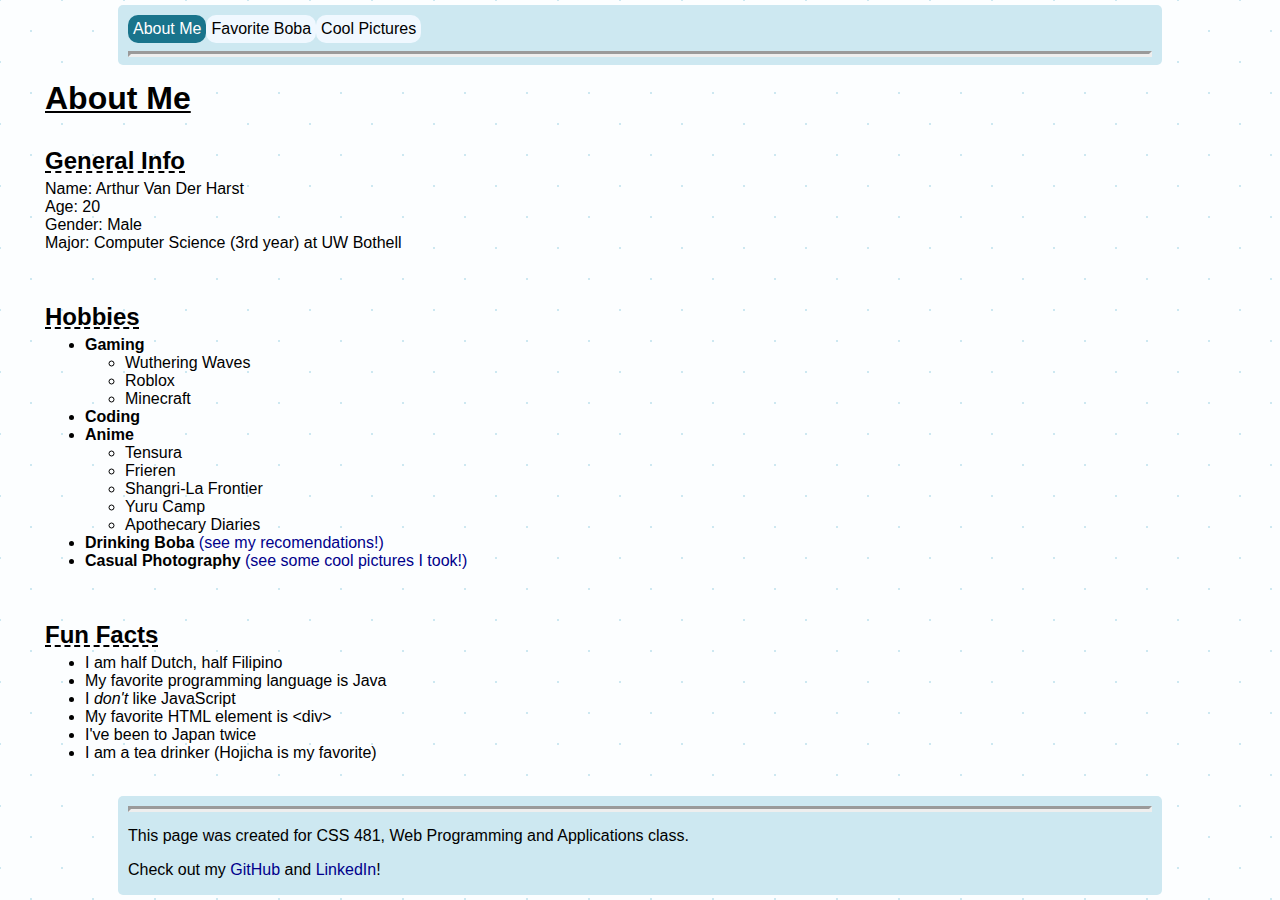
<file: index.html>
<!DOCTYPE html>
<html lang="en">
  <head>
    <title>About Arthur</title>
    <link rel="stylesheet" href="header-footer.css">
    <link rel="stylesheet" href="global.css">
    <link rel="stylesheet" href="index.css">
  </head>
  <body>

    <header>
      <nav>
        <a href="index.html" class="current-page">About Me</a>
        <a href="boba_recs.html">Favorite Boba</a>
        <a href="gallery.html">Cool Pictures</a>
      </nav>
      <hr>
    </header>

    <main>
      <h1>About Me</h1>

      <div id="info">
        <section id="general">
          <h2>General Info</h2>
          <p>
            Name: Arthur Van Der Harst<br>
            Age: 20<br>
            Gender: Male<br>
            Major: Computer Science (3rd year) at UW Bothell 
          </p>
        </section>

        <section id="hobbies">
          <h2>Hobbies</h2>
          <ul>
            <li>
              <b>Gaming</b>
              <ul>
                <li>Wuthering Waves</li>
                <li>Roblox</li>
                <li>Minecraft</li>
              </ul>
            </li>
            <li><b>Coding</b></li>
            <li>
              <b>Anime</b>
              <ul>
                <li>Tensura</li>
                <li>Frieren</li>
                <li>Shangri-La Frontier</li>
                <li>Yuru Camp</li>
                <li>Apothecary Diaries</li>
              </ul>
            </li>
            <li><b>Drinking Boba</b> <a href="boba_recs.html">(see my recomendations!)</a></li>
            <li><b>Casual Photography</b> <a href="gallery.html">(see some cool pictures I took!)</a></li>
          </ul>
        </section>

        <section id="fun-facts">
          <h2>Fun Facts</h2>
          <ul>
            <li>I am half Dutch, half Filipino</li>
            <li>My favorite programming language is Java</li>
            <li>I <em>don't</em> like JavaScript</li>
            <li>My favorite HTML element is <code>&lt;div&gt;</code></li>
            <li>I've been to Japan twice</li>
            <li>I am a tea drinker (Hojicha is my favorite)</li>
          </ul>
        </section>
      </div>
    </main>

    <footer>
      <hr>
      <p>This page was created for CSS 481, Web Programming and Applications class.</p>
      <p>Check out my <a href="https://github.com/ioSquishy">GitHub</a> and  <a href="https://www.linkedin.com/in/arthurlvdh/">LinkedIn</a>!</p>
    </footer>

  </body>
</html>
</file>
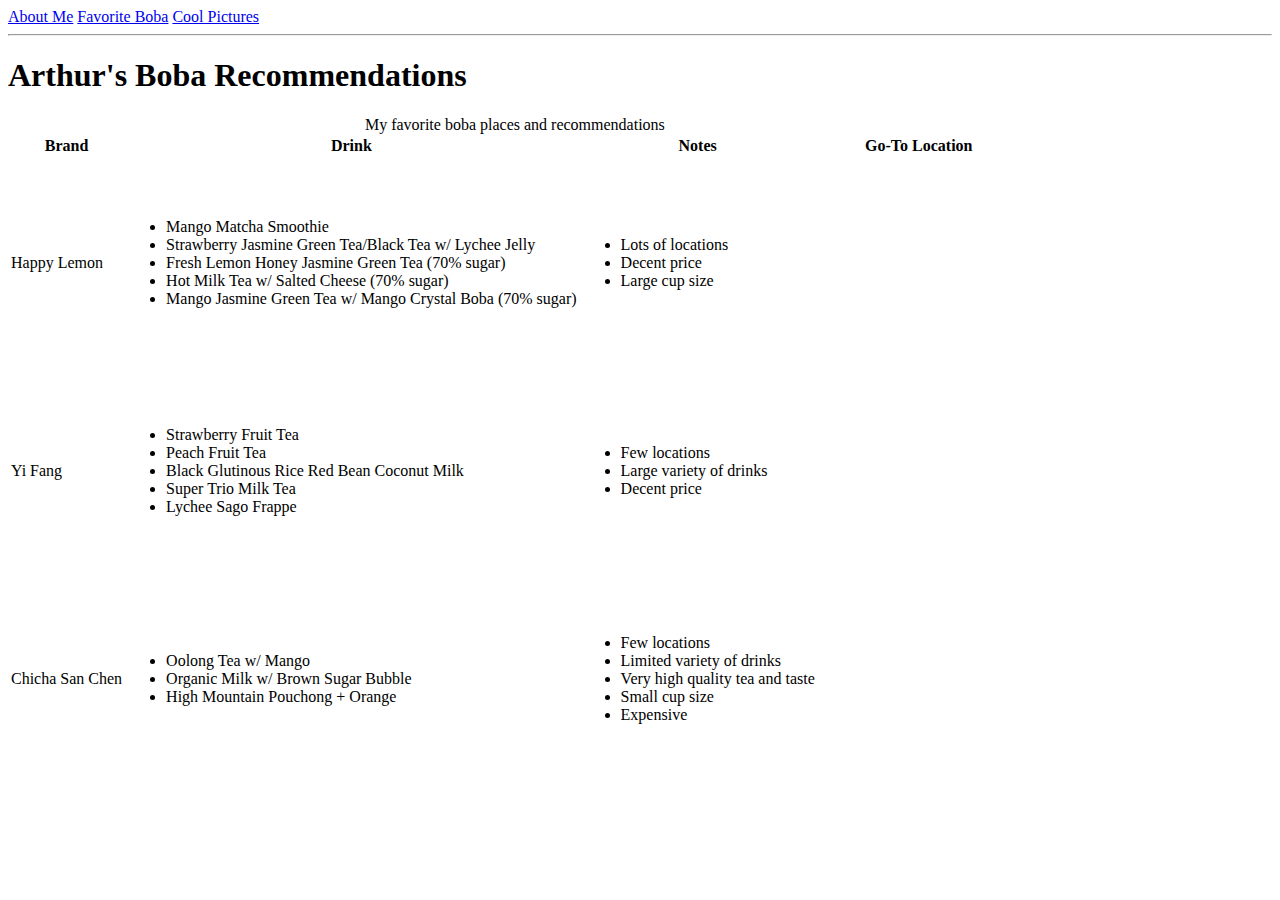
<file: boba_recs.html>
<!DOCTYPE html>
<html lang="en">
  <head>
    <title>Arthur's Boba Recommendations</title>
  </head>
  <body>
    <header>
      <nav>
        <a href="index.html">About Me</a>
        <a href="boba_recs.html">Favorite Boba</a>
        <a href="gallery.html">Cool Pictures</a>
        <hr>
      </nav>
    </header>

    <main>
      <h1>Arthur's Boba Recommendations</h1>
      <table>
        <tr>
          <th>Brand</th>
          <th>Drink</th>
          <th>Notes</th>
          <th>Go-To Location</th>
        </tr>

        <tr>
          <caption>My favorite boba places and recommendations</caption>
          <td>Happy Lemon</td>
          <td>
            <ul>
              <li>Mango Matcha Smoothie</li>
              <li>Strawberry Jasmine Green Tea/Black Tea w/ Lychee Jelly</li>
              <li>Fresh Lemon Honey Jasmine Green Tea (70% sugar)</li>
              <li>Hot Milk Tea w/ Salted Cheese (70% sugar)</li>
              <li>Mango Jasmine Green Tea w/ Mango Crystal Boba (70% sugar)</li>
            </ul>
          </td>
          <td>
            <ul>
              <li>Lots of locations</li>
              <li>Decent price</li>
              <li>Large cup size</li>
            </ul>
          </td>
          <td><iframe src="https://www.google.com/maps/embed?pb=!1m18!1m12!1m3!1d2689.5212905095677!2d-122.2046662!3d47.6159973!2m3!1f0!2f0!3f0!3m2!1i1024!2i768!4f13.1!3m3!1m2!1s0x54906d8fa7bae543%3A0x1af3c87a6a64dfca!2sHappy%20Lemon%20Bellevue%20Square!5e0!3m2!1sen!2sus!4v1768681356975!5m2!1sen!2sus" width="200" height="200" style="border:0;" allowfullscreen="" loading="lazy" referrerpolicy="no-referrer-when-downgrade"></iframe></td>
        </tr>

        <tr>
          <td>Yi Fang</td>
          <td>
            <ul>
              <li>Strawberry Fruit Tea</li>
              <li>Peach Fruit Tea</li>
              <li>Black Glutinous Rice Red Bean Coconut Milk</li>
              <li>Super Trio Milk Tea</li>
              <li>Lychee Sago Frappe</li>
            </ul>
          </td>
          <td>
            <ul>
              <li>Few locations</li>
              <li>Large variety of drinks</li>
              <li>Decent price</li>
            </ul>
          </td>
          <td><iframe src="https://www.google.com/maps/embed?pb=!1m18!1m12!1m3!1d1222.0648027630862!2d-122.12827967483335!3d47.67628055181538!2m3!1f0!2f0!3f0!3m2!1i1024!2i768!4f13.1!3m3!1m2!1s0x5490734f77628b2d%3A0x1287caf64de7c87!2sYifang%20Taiwan%20Fruit%20Tea%20Redmond!5e0!3m2!1sen!2sus!4v1768681416693!5m2!1sen!2sus" width="200" height="200" style="border:0;" allowfullscreen="" loading="lazy" referrerpolicy="no-referrer-when-downgrade"></iframe></td>
        </tr>

        <tr>
          <td>Chicha San Chen</td>
          <td>
            <ul>
              <li>Oolong Tea w/ Mango</li>
              <li>Organic Milk w/ Brown Sugar Bubble</li>
              <li>High Mountain Pouchong + Orange</li>
            </ul>
          </td>
          <td>
            <ul>
              <li>Few locations</li>
              <li>Limited variety of drinks</li>
              <li>Very high quality tea and taste</li>
              <li>Small cup size</li>
              <li>Expensive</li>
            </ul>
          </td>
          <td><iframe src="https://www.google.com/maps/embed?pb=!1m18!1m12!1m3!1d2689.5446319867738!2d-122.20306040000001!3d47.6155435!2m3!1f0!2f0!3f0!3m2!1i1024!2i768!4f13.1!3m3!1m2!1s0x54906d460963b81b%3A0x9c2ae07b50e1ccd7!2sCHICHA%20San%20Chen%EF%BC%88Bellevue%20Square%EF%BC%89!5e0!3m2!1sen!2sus!4v1768683009344!5m2!1sen!2sus" width="200" height="200" style="border:0;" allowfullscreen="" loading="lazy" referrerpolicy="no-referrer-when-downgrade"></iframe></td>
        </tr>
      </table>
    </main>
    
  </body>
</html>
</file>
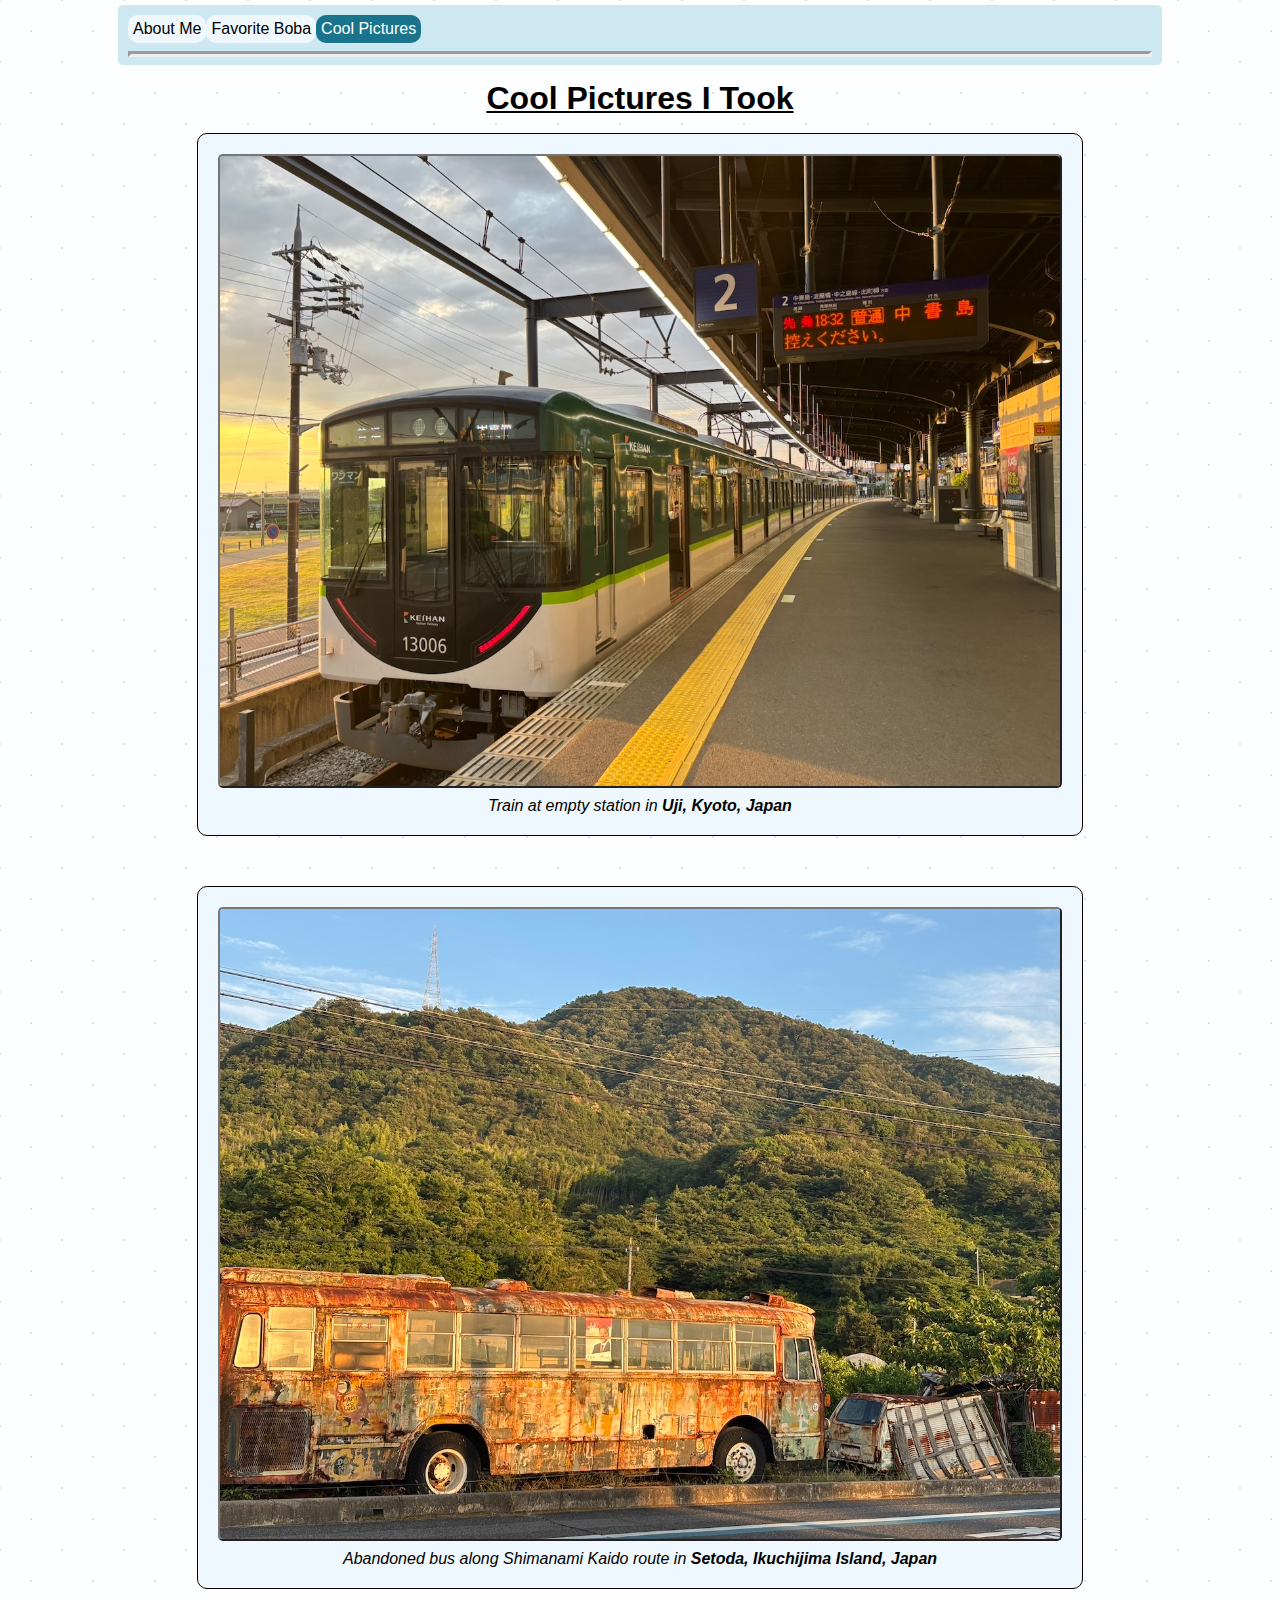
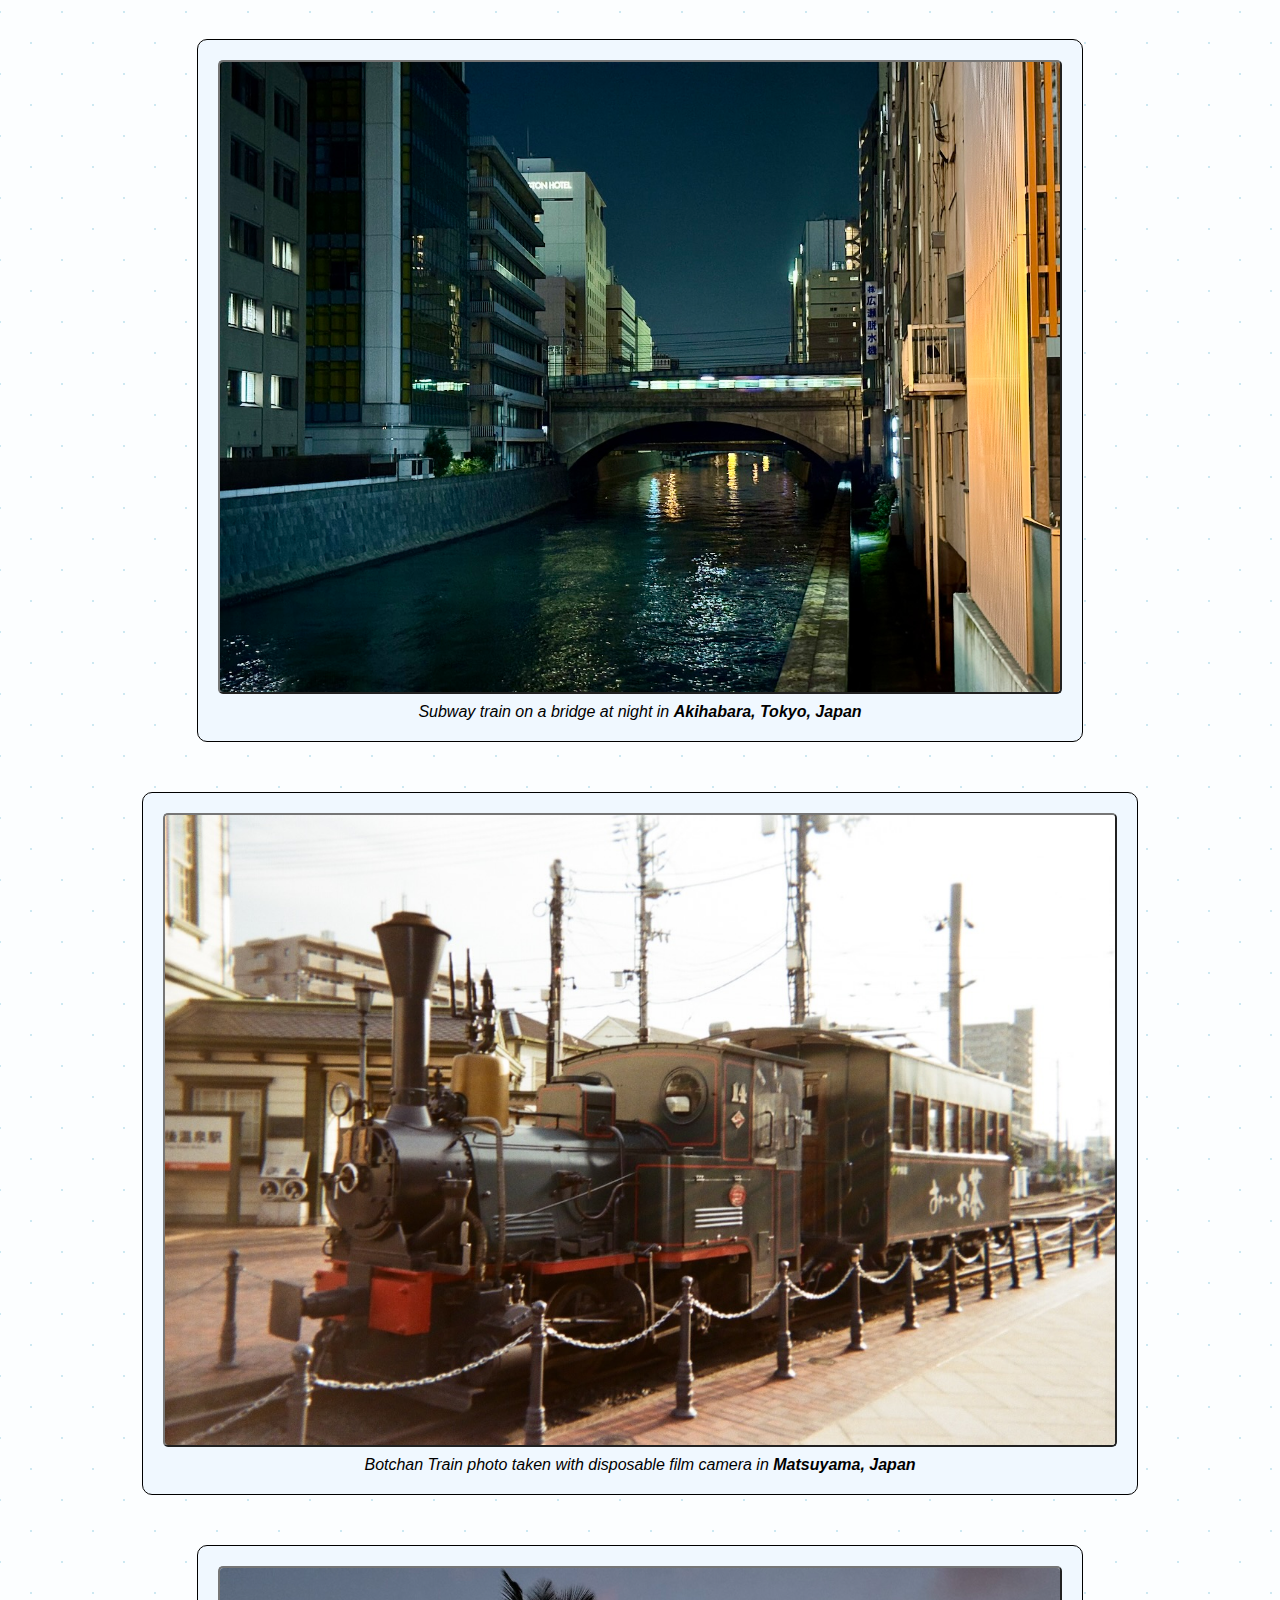
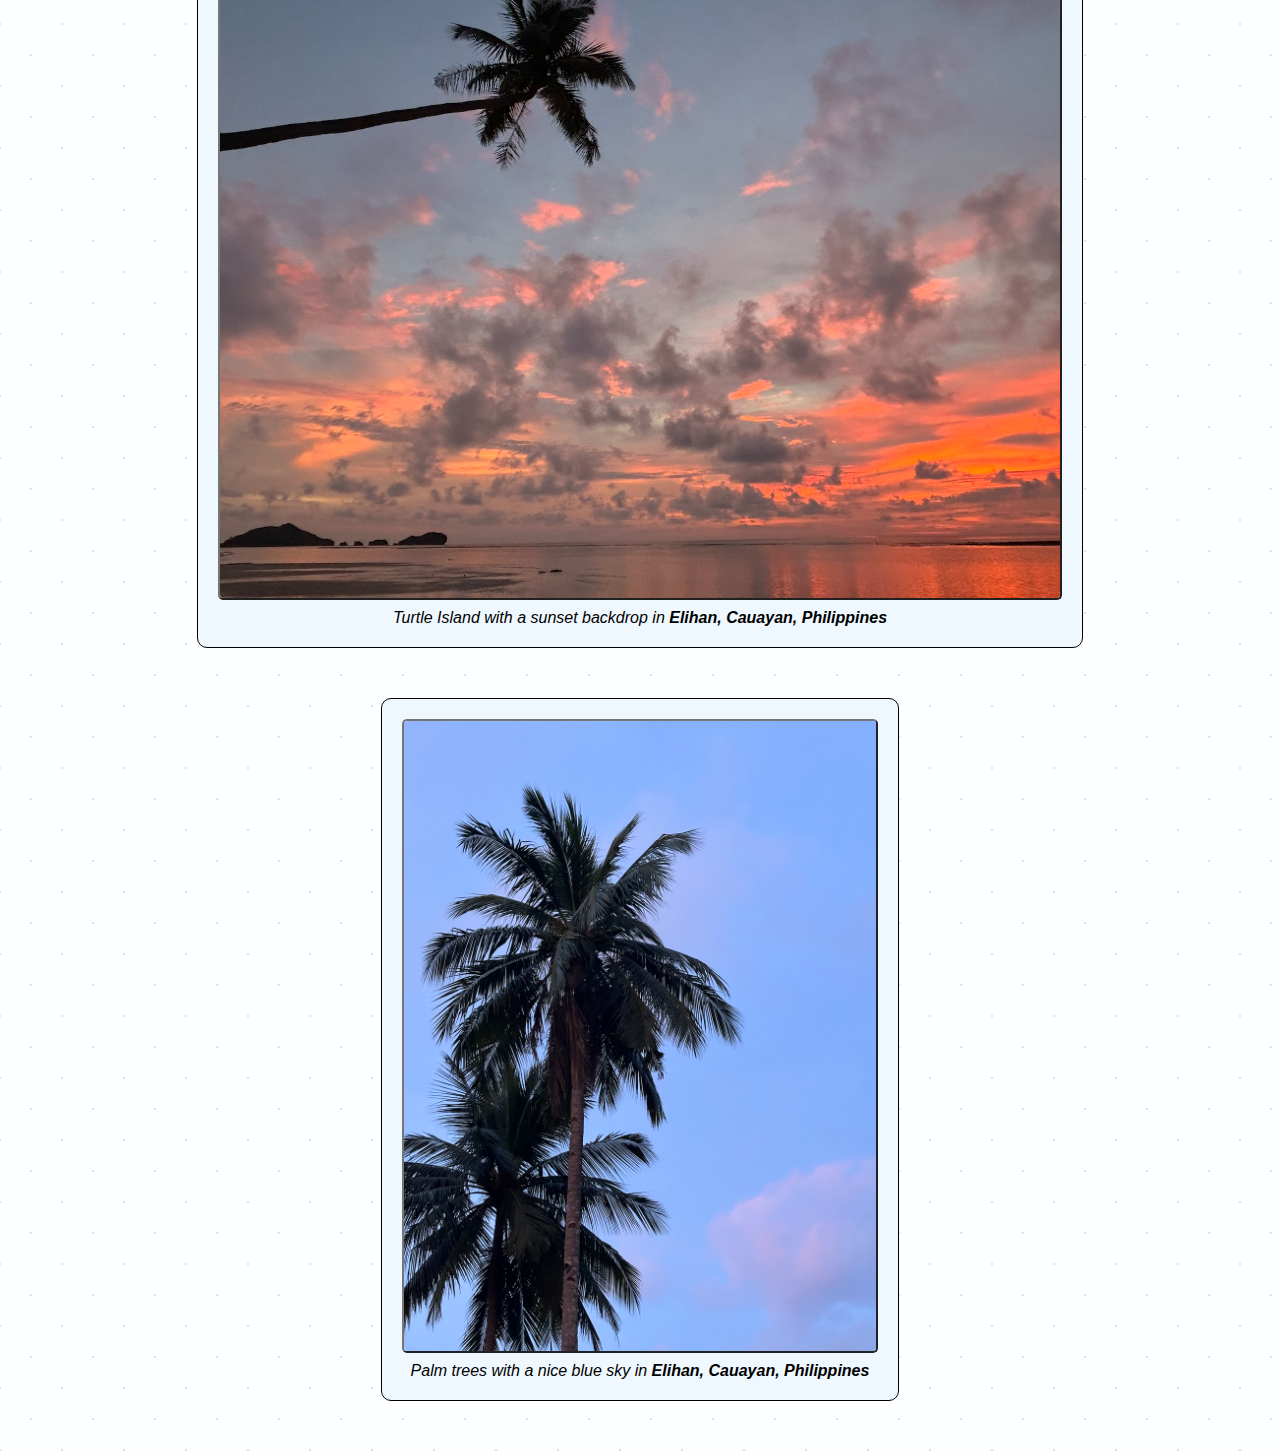
<file: gallery.html>
<!DOCTYPE html>
<html lang="en">
  <head>
    <title>Arthur's Gallery</title>
    <link rel="stylesheet" href="header-footer.css">
    <link rel="stylesheet" href="global.css">
    <link rel="stylesheet" href="gallery.css">
  </head>
  <body>
    <header>
      <nav>
        <a href="index.html">About Me</a>
        <a href="boba_recs.html">Favorite Boba</a>
        <a href="gallery.html" class="current-page">Cool Pictures</a>
      </nav>
      <hr>
    </header>

    <main>
      <h1>Cool Pictures I Took</h1>

      <div>
        <figure>
          <img src="gallery-pictures/IMG_2355.jpeg" alt="Train at empty station">
          <figcaption>Train at empty station in <span class="location">Uji, Kyoto, Japan</span></figcaption>
        </figure>

        <figure>
          <img src="gallery-pictures/IMG_2784.jpeg" alt="Abandoned bus">
          <figcaption>Abandoned bus along Shimanami Kaido route in <span class="location">Setoda, Ikuchijima Island, Japan</span></figcaption>
        </figure>

        <figure>
          <img src="gallery-pictures/IMG_3517.jpeg" alt="Subway train on a bridge at night">
          <figcaption>Subway train on a bridge at night in <span class="location">Akihabara, Tokyo, Japan</span></figcaption>
        </figure>

        <figure>
          <img src="gallery-pictures/IMG_3954.jpeg" alt="Botchan Train photo">
          <figcaption>Botchan Train photo taken with disposable film camera in <span class="location">Matsuyama, Japan</span></figcaption>
        </figure>

        <figure>
          <img src="gallery-pictures/IMG_6249.jpeg" alt="Turtle Island with a sunset backdrop">
          <figcaption>Turtle Island with a sunset backdrop in <span class="location">Elihan, Cauayan, Philippines</span></figcaption>
        </figure>

        <figure>
          <img src="gallery-pictures/IMG_6354.jpeg" alt="Palm trees with a nice blue sky">
          <figcaption>Palm trees with a nice blue sky in <span class="location">Elihan, Cauayan, Philippines</span></figcaption>
        </figure>
      </div>
    </main>

  </body>
</html>
</file>
<file: header-footer.css>
header, footer {
  background-color: rgb(205, 232, 241);
  overflow: hidden;
  padding: 10px;
  padding-bottom: 0px;;
  border-radius: 5px;

  width: 80%;
  margin-left: auto;
  margin-right: auto;
}

header {
  margin-top: 5px;
}
footer {
  margin-bottom: 5px;
}

nav hr {
  margin-top: 15px;
  margin-bottom: 0px;
}

nav {
  display: flex;
  flex-wrap: wrap;
}

footer hr {
  margin-top: 0px;
  margin-bottom: 15px;;
}

nav a {
  display: block;
  background-color: var(--ternary-color);
  border-radius: 10px;
  padding: 5px;
  text-decoration: none;
  color: black;
}

nav a:hover, nav a.current-page:hover {
  background-color: rgb(39, 93, 111);
  color: white;
  transition: background-color 0.2s ease;
}

nav a.current-page {
  background-color: rgb(25, 116, 140);
  color: white;
}

hr {
  border-width: 3px;
}

footer p {
  margin-top: 0px;
}
</file>
<file: global.css>
* {
  font-family: Calibri, sans-serif;
  --primary-color: #fcfeff;
  --secondary-color: rgba(205,232,241,1);
  --ternary-color: aliceblue;
}

a {
  text-decoration:none;
  color: darkblue;
}

body {
  display: flex;
  flex-direction: column;
  min-height: 100vh;
  margin: 0;

  background-color: var(--primary-color);
  background-image:  radial-gradient(rgba(205,232,241,1) 1.55px, transparent 1.55px), radial-gradient(rgba(205,232,241,1) 1.55px, #fcfeff 1.55px);
  background-size: 62px 62px;
  background-position: 0 0,31px 31px;
}

main {
  flex-grow: 1;
  width: 80%;
  margin-left: auto;
  margin-right: auto;
}

main a:hover {
  text-decoration: underline;
}

h1 {
  text-decoration: underline;
  text-underline-offset: 2px;
  text-decoration-thickness: 2px;
  font-weight: bolder;
}

h2 {
  text-decoration: dashed underline;
  text-underline-offset: 2px;
  text-decoration-thickness: 2px;
  font-weight: bold;
}

h1, h2 {
  margin-top: 15px;
  margin-bottom: 0px;
}

h2 + * {
  margin-top: 5px;
}
</file>
<file: index.css>
main {
  margin-left: 40px;
}

h1 {
  margin-left: 5px;
}

main div {
  vertical-align: top;
}

section {
  width: 100%;
  padding: 5px;
  border-radius: 8px;
  margin-block: 10px;
}
</file>
<file: gallery.css>
figure {
  padding: 20px;
  margin-bottom: 50px;
  border-width: 1px;
  border-style: solid;
  border-radius: 10px;
  background-color: aliceblue;
  width: fit-content;
  margin-left: auto;
  margin-right: auto;
}

figcaption {
  font-style: italic;
  margin-top: 5px;
}

img {
  max-height: 70vh;
  max-width: 90vw;
  object-fit: contain;
  border-radius: 5px;
  border-style: outset;
  border-color: rgb(118, 118, 118);
  border-width: 2px;
}

main {
  text-align: center;
}

.location {
  font-weight: bold;
}
</file>
